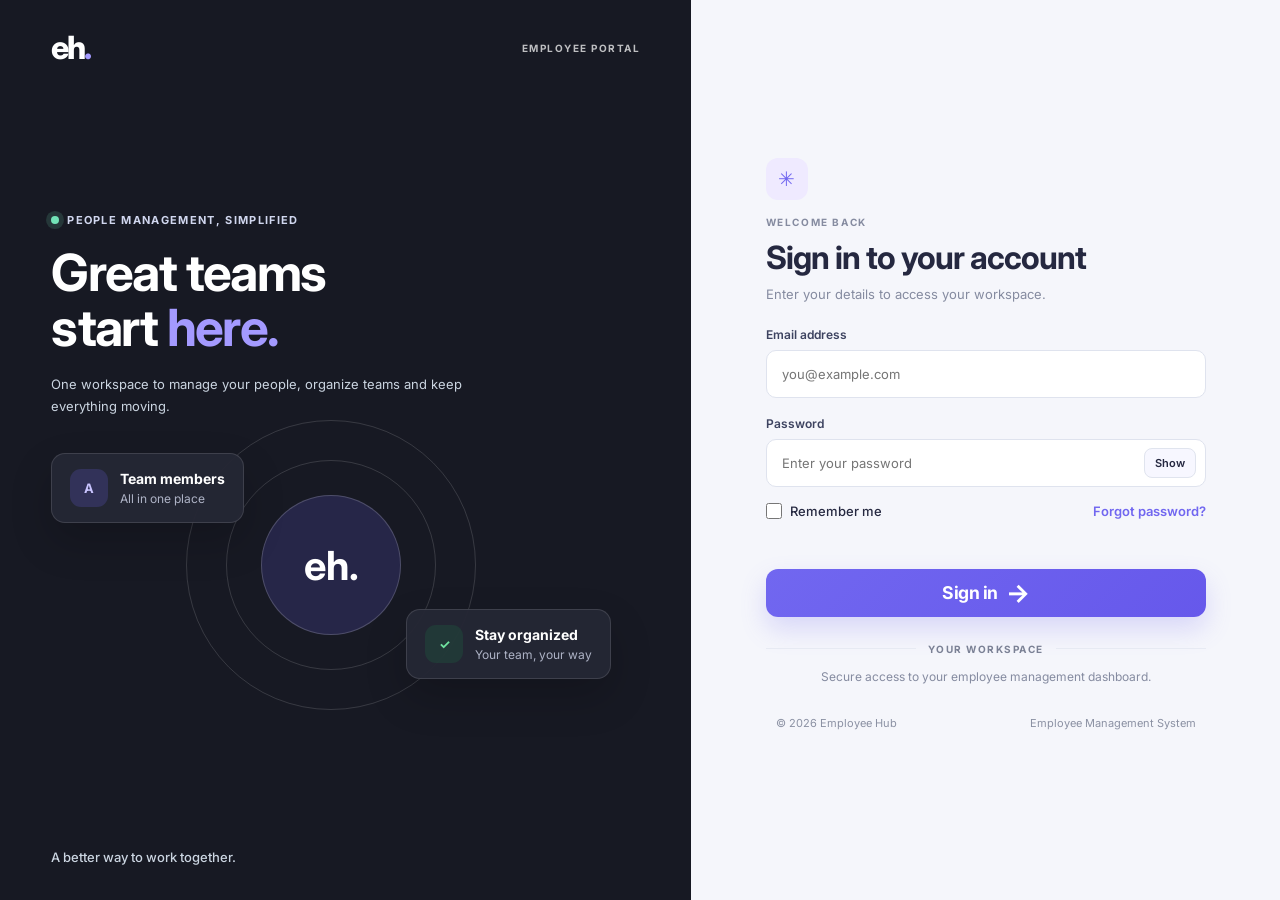
<file: index.html>
<!DOCTYPE html>
<html lang="en">
<head>
  <meta charset="UTF-8">
  <meta name="viewport" content="width=device-width, initial-scale=1.0">
  <meta name="theme-color" content="#171923">
  <title>Employee Dashboard</title>
  <link rel="stylesheet" href="css/style.css">
</head>
<body>

  <aside class="sidebar">
    <a href="index.html" class="brand">eh<span>.</span></a>

    <p class="nav-heading">WORKSPACE</p>

    <nav class="navigation">
      <a href="#overview" class="nav-link active">
        <span class="nav-icon">▦</span> Overview
      </a>
      <a href="#employees" class="nav-link">
        <span class="nav-icon">♙</span> Employees
      </a>
      <a href="#departments" class="nav-link">
        <span class="nav-icon">▤</span> Departments
      </a>
    </nav>

    <div class="sidebar-bottom">
      <div class="admin-avatar">A</div>
      <div class="admin-info">
        <strong>Administrator</strong>
        <small>Workspace admin</small>
      </div>
      <button id="logoutBtn" class="logout-btn" type="button"
        aria-label="Log out" title="Log out">↪</button>
    </div>
  </aside>

  <main class="main-content">

    <header class="topbar">
      <div>
        <p class="eyebrow">WORKSPACE / OVERVIEW</p>
        <h1>Good to see you! <span class="wave">✳</span></h1>
        <p class="subtitle">Here's what's happening with your team.</p>
      </div>

      <div class="topbar-actions">
        <span class="date-label" id="todayDate">Team workspace</span>
        <button id="addEmployeeBtn" class="primary-btn" type="button">
          <span>＋</span> Add employee
        </button>
      </div>
    </header>

    <section class="stats-grid" id="overview">
      <article class="stat-card">
        <div class="stat-top">
          <span class="stat-icon icon-purple">♙</span>
          <span class="stat-label">TEAM SIZE</span>
        </div>
        <h2 id="totalEmployees">—</h2>
        <p>Total employees</p>
      </article>

      <article class="stat-card">
        <div class="stat-top">
          <span class="stat-icon icon-green">✓</span>
          <span class="stat-label">ACTIVE</span>
        </div>
        <h2 id="activeEmployees">—</h2>
        <p>Active team members</p>
      </article>

      <article class="stat-card">
        <div class="stat-top">
          <span class="stat-icon icon-orange">▤</span>
          <span class="stat-label">TEAMS</span>
        </div>
        <h2 id="totalDepartments">—</h2>
        <p>Unique departments</p>
      </article>

      <article class="stat-card">
        <div class="stat-top">
          <span class="stat-icon icon-blue">₹</span>
          <span class="stat-label">PAYROLL</span>
        </div>
        <h2 id="averageSalary">—</h2>
        <p>Average monthly salary</p>
      </article>
    </section>

    <section class="panel" id="employees">
      <div class="section-heading">
        <div>
          <p class="eyebrow">YOUR PEOPLE</p>
          <h2>Meet the team</h2>
          <p class="section-description">
            Manage employee profiles and team information.
          </p>
        </div>
        <span id="resultCount" class="result-count">Loading...</span>
      </div>

      <div class="toolbar">
        <div class="search-box">
          <span>⌕</span>
          <input id="searchInput" type="search"
            placeholder="Search by name, email or role..."
            aria-label="Search employees">
        </div>

        <select id="departmentFilter" aria-label="Filter department">
          <option value="">All departments</option>
        </select>

        <select id="statusFilter" aria-label="Filter status">
          <option value="">All statuses</option>
          <option value="Active">Active</option>
          <option value="Inactive">Inactive</option>
          <option value="On Leave">On Leave</option>
        </select>

        <select id="sortSelect" aria-label="Sort employees">
          <option value="name">Name: A–Z</option>
          <option value="salaryHigh">Salary: High–Low</option>
          <option value="salaryLow">Salary: Low–High</option>
        </select>
      </div>

      <div id="loadingState" class="loading-state">
        <div class="loading-spinner"></div>
        <p>Loading your team...</p>
      </div>

      <div id="employeeGrid" class="employee-grid"></div>

      <div id="emptyState" class="empty-state hidden">
        <div class="empty-icon">⌕</div>
        <h3>No employees found</h3>
        <p>Try changing your search or filter.</p>
      </div>

      <p id="errorState" class="error-state hidden" role="alert"></p>
    </section>

    <section class="panel" id="departments">
      <div class="section-heading">
        <div>
          <p class="eyebrow">ORGANIZATION</p>
          <h2>Department overview</h2>
          <p class="section-description">
            Explore how your team is distributed.
          </p>
        </div>
      </div>
      <div id="departmentOverview" class="department-grid"></div>
    </section>

    <footer>Employee Hub · People first, always.</footer>
  </main>

  <!-- Add / Edit employee modal -->

  <div id="employeeModal" class="modal hidden">
    <div class="modal-card" role="dialog"
      aria-modal="true" aria-labelledby="modalTitle">

      <div class="modal-heading">
        <div>
          <p class="eyebrow">EMPLOYEE INFORMATION</p>
          <h2 id="modalTitle">Add employee</h2>
          <p class="section-description">
            Fill in the details below.
          </p>
        </div>
        <button id="closeModalBtn" class="close-btn"
          type="button" aria-label="Close">×</button>
      </div>

      <form id="employeeForm">
        <input type="hidden" id="employeeId">

        <div class="form-grid">
          <div class="form-field">
            <label for="nameInput">Full name</label>
            <input id="nameInput" required maxlength="100"
              placeholder="Employee name">
          </div>

          <div class="form-field">
            <label for="emailInput">Email address</label>
            <input id="emailInput" type="email" required
              placeholder="name@example.com">
          </div>

          <div class="form-field">
            <label for="departmentInput">Department</label>
            <input id="departmentInput" required maxlength="80"
              placeholder="Engineering">
          </div>

          <div class="form-field">
            <label for="positionInput">Job title</label>
            <input id="positionInput" required maxlength="100"
              placeholder="Frontend Developer">
          </div>

          <div class="form-field">
            <label for="salaryInput">Monthly salary (₹)</label>
            <input id="salaryInput" type="number"
              min="0" step="1" placeholder="Not available">
          </div>

          <div class="form-field">
            <label for="statusInput">Employment status</label>
            <select id="statusInput">
              <option value="Active">Active</option>
              <option value="Inactive">Inactive</option>
              <option value="On Leave">On Leave</option>
            </select>
          </div>
        </div>

        <p id="formMessage" class="error-state" role="alert"></p>

        <div class="form-actions">
          <button type="button" id="cancelBtn" class="secondary-btn">
            Cancel
          </button>
          <button type="submit" class="primary-btn">
            Save employee
          </button>
        </div>
      </form>
    </div>
  </div>

  <!-- Employee details modal -->

  <div id="detailsModal" class="modal hidden">
    <div class="modal-card" role="dialog"
      aria-modal="true" aria-labelledby="detailsTitle">
      <div class="modal-heading">
        <div>
          <p class="eyebrow">PROFILE</p>
          <h2 id="detailsTitle">Employee details</h2>
        </div>
        <button id="closeDetailsBtn" class="close-btn"
          type="button" aria-label="Close">×</button>
      </div>
      <div id="employeeDetails"></div>
    </div>
  </div>

  <div id="toast" class="toast" role="status"></div>

  <script src="js/auth.js"></script>
  <script src="js/api.js"></script>
  <script src="js/employees.js"></script>
  <script src="js/app.js"></script>
</body>
</html>
</file>
<file: css/style.css>
@import url('https://fonts.googleapis.com/css2?family=Inter:wght@400;500;600;700;800&display=swap');

:root {
  --sidebar: #171923;
  --sidebar-hover: #2b2d3e;
  --primary: #7167f0;
  --primary-dark: #5c51dc;
  --primary-light: #efedff;
  --text: #252840;
  --muted: #858ba0;
  --border: #ececf3;
  --background: #f5f6fb;
  --white: #ffffff;
  --green: #19845e;
  --red: #cf4559;
  --radius: 16px;
}

* {
  box-sizing: border-box;
  margin: 0;
  padding: 0;
}

html {
  scroll-behavior: smooth;
}

body {
  background: var(--background);
  color: var(--text);
  font-family: 'Inter', Arial, sans-serif;
  font-size: 13px;
  min-height: 100vh;
}

button, input, select {
  font: inherit;
}

button {
  cursor: pointer;
}

a {
  color: inherit;
  text-decoration: none;
}

button:focus-visible,
a:focus-visible,
input:focus-visible,
select:focus-visible {
  outline: 3px solid #a9a2ff;
  outline-offset: 2px;
}

/* SIDEBAR */

.sidebar {
  width: 245px;
  position: fixed;
  inset: 0 auto 0 0;
  z-index: 5;
  padding: 31px 19px 20px;
  display: flex;
  flex-direction: column;
  color: white;
  background: var(--sidebar);
}

.brand {
  font-size: 30px;
  font-weight: 800;
  letter-spacing: -2px;
  padding: 0 12px;
  margin-bottom: 48px;
}

.brand span {
  color: #a49aff;
}

.nav-heading {
  color: #797e92;
  font-size: 9px;
  letter-spacing: 1.5px;
  font-weight: 700;
  margin: 0 12px 14px;
}

.navigation {
  display: grid;
  gap: 8px;
}

.nav-link {
  display: flex;
  align-items: center;
  gap: 12px;
  padding: 13px 12px;
  border-radius: 9px;
  color: #a8abbd;
  font-size: 12px;
  font-weight: 500;
  transition: 0.2s;
}

.nav-link:hover,
.nav-link.active {
  color: #fff;
  background: var(--sidebar-hover);
}

.nav-link.active {
  box-shadow: inset 3px 0 #9b91ff;
}

.nav-icon {
  display: inline-grid;
  place-items: center;
  width: 20px;
  font-size: 19px;
}

.sidebar-bottom {
  display: flex;
  align-items: center;
  gap: 10px;
  margin-top: auto;
  padding: 19px 4px 0;
  border-top: 1px solid #343644;
  min-width: 0;
}

.admin-avatar {
  display: grid;
  place-items: center;
  flex-shrink: 0;
  width: 37px;
  height: 37px;
  border-radius: 12px;
  background: #ddd7ff;
  color: #5146b8;
  font-weight: 800;
}

.admin-info {
  flex: 1;
  min-width: 0;
}

.admin-info strong,
.admin-info small {
  display: block;
  overflow: hidden;
  text-overflow: ellipsis;
  white-space: nowrap;
}

.admin-info strong {
  font-size: 11px;
}

.admin-info small {
  color: #9296aa;
  margin-top: 5px;
  font-size: 10px;
}

.logout-btn {
  background: transparent;
  border: none;
  color: #c5c7d5;
  padding: 8px;
  font-size: 20px;
  border-radius: 8px;
}

.logout-btn:hover {
  background: #343644;
}

/* MAIN CONTENT */

.main-content {
  margin-left: 245px;
  padding: 38px;
  width: calc(100% - 245px);
  max-width: 1800px;
}

.topbar {
  display: flex;
  align-items: center;
  justify-content: space-between;
  flex-wrap: wrap;
  gap: 22px;
  margin-bottom: 30px;
}

.eyebrow {
  color: var(--muted);
  font-size: 9px;
  letter-spacing: 1.5px;
  font-weight: 700;
  margin-bottom: 11px;
}

.topbar h1 {
  font-size: clamp(24px, 2.4vw, 34px);
  line-height: 1.3;
  letter-spacing: -1.4px;
}

.wave {
  color: #f0a955;
  font-size: 24px;
}

.subtitle {
  color: var(--muted);
  margin-top: 9px;
  line-height: 1.7;
  font-size: 12px;
}

.topbar-actions {
  display: flex;
  align-items: center;
  flex-wrap: wrap;
  gap: 13px;
}

.date-label {
  color: var(--muted);
  font-size: 11px;
}

.primary-btn,
.secondary-btn {
  display: inline-flex;
  align-items: center;
  justify-content: center;
  gap: 8px;
  min-height: 43px;
  padding: 11px 16px;
  border-radius: 9px;
  font-size: 11px;
  font-weight: 600;
  transition: 0.2s;
}

.primary-btn {
  border: 1px solid var(--primary);
  color: #fff;
  background: var(--primary);
  box-shadow: 0 5px 15px #7167f022;
}

.primary-btn:hover {
  background: var(--primary-dark);
  border-color: var(--primary-dark);
  transform: translateY(-1px);
}

.secondary-btn {
  background: white;
  color: var(--text);
  border: 1px solid var(--border);
}

.secondary-btn:hover {
  background: #f8f7ff;
}

/* STATISTICS */

.stats-grid {
  display: grid;
  grid-template-columns: repeat(4, minmax(0, 1fr));
  gap: 17px;
  margin-bottom: 26px;
}

.stat-card {
  min-width: 0;
  padding: 21px;
  background: white;
  border: 1px solid var(--border);
  border-radius: var(--radius);
  box-shadow: 0 4px 20px #29294d04;
  transition: 0.2s;
}

.stat-card:hover {
  transform: translateY(-3px);
  box-shadow: 0 10px 28px #29294d0b;
}

.stat-top {
  display: flex;
  align-items: center;
  justify-content: space-between;
  gap: 8px;
}

.stat-icon {
  display: grid;
  place-items: center;
  width: 38px;
  height: 38px;
  border-radius: 12px;
  font-size: 19px;
}

.icon-purple {
  background: #efedff;
  color: #7167f0;
}

.icon-green {
  background: #e7f8ef;
  color: #23966b;
}

.icon-orange {
  background: #fff1e5;
  color: #dc8b38;
}

.icon-blue {
  background: #e8f3ff;
  color: #4288cf;
}

.stat-label {
  color: #9a9db0;
  font-size: 8px;
  font-weight: 700;
  letter-spacing: 0.8px;
}

.stat-card h2 {
  color: #252840;
  font-size: 30px;
  letter-spacing: -1.2px;
  margin: 20px 0 8px;
  overflow-wrap: anywhere;
}

.stat-card > p {
  color: var(--muted);
  font-size: 11px;
  line-height: 1.6;
}

/* PANELS */

.panel {
  padding: 26px;
  margin-bottom: 25px;
  background: white;
  border: 1px solid var(--border);
  border-radius: var(--radius);
  box-shadow: 0 4px 20px #29294d04;
  min-width: 0;
}

.section-heading {
  display: flex;
  align-items: center;
  justify-content: space-between;
  gap: 15px;
  margin-bottom: 23px;
}

.section-heading .eyebrow {
  margin-bottom: 8px;
}

.section-heading h2 {
  font-size: 20px;
  letter-spacing: -0.6px;
}

.section-description {
  margin-top: 7px;
  color: var(--muted);
  font-size: 11px;
  line-height: 1.7;
}

.result-count {
  white-space: nowrap;
  border-radius: 25px;
  background: var(--primary-light);
  color: var(--primary);
  padding: 9px 12px;
  font-size: 10px;
  font-weight: 700;
}

/* SEARCH AND FILTERS */

.toolbar {
  display: grid;
  grid-template-columns: minmax(180px, 2fr) repeat(3, minmax(130px, 1fr));
  gap: 11px;
  margin-bottom: 24px;
}

.search-box {
  display: flex;
  align-items: center;
  gap: 9px;
  min-width: 0;
  height: 43px;
  padding: 0 12px;
  background: #fafaff;
  border: 1px solid #e9e9f2;
  border-radius: 9px;
}

.search-box > span {
  color: #858ba0;
  font-size: 23px;
}

.search-box input {
  width: 100%;
  min-width: 0;
  border: none;
  outline: none;
  background: transparent;
  font-size: 11px;
  color: var(--text);
}

.search-box:focus-within {
  border-color: var(--primary);
}

.toolbar select {
  min-width: 0;
  width: 100%;
  height: 43px;
  padding: 0 10px;
  background: #fafaff;
  border: 1px solid #e9e9f2;
  border-radius: 9px;
  outline: none;
  color: #5c6177;
  font-size: 10px;
}

.toolbar select:focus {
  border-color: var(--primary);
}

/* EMPLOYEE CARDS */

.employee-grid {
  display: grid;
  grid-template-columns: repeat(3, minmax(0, 1fr));
  gap: 17px;
}

.employee-card {
  min-width: 0;
  padding: 20px;
  border: 1px solid #ebebf3;
  border-radius: 14px;
  background: #fff;
  transition: transform 0.2s, box-shadow 0.2s;
}

.employee-card:hover {
  transform: translateY(-3px);
  box-shadow: 0 12px 28px #26264d0c;
}

.employee-card-top {
  display: flex;
  align-items: center;
  justify-content: space-between;
  gap: 10px;
  margin-bottom: 16px;
}

.avatar {
  display: grid;
  place-items: center;
  width: 52px;
  height: 52px;
  flex-shrink: 0;
  border-radius: 16px;
  color: #5b50c6;
  background: #efedff;
  font-weight: 800;
  font-size: 14px;
  overflow: hidden;
}

.avatar img {
  width: 100%;
  height: 100%;
  object-fit: cover;
}

.employee-name {
  color: #272b44;
  font-size: 14px;
  font-weight: 700;
  overflow-wrap: anywhere;
}

.employee-position {
  color: #858ba0;
  font-size: 11px;
  line-height: 1.7;
  margin-top: 6px;
  min-height: 18px;
  overflow-wrap: anywhere;
}

.status {
  display: inline-flex;
  align-items: center;
  gap: 5px;
  padding: 6px 9px;
  border-radius: 30px;
  font-size: 9px;
  font-weight: 600;
  white-space: nowrap;
}

.status::before {
  content: "";
  width: 5px;
  height: 5px;
  border-radius: 50%;
  background: currentColor;
}

.status-active {
  color: #16815d;
  background: #e6f8ef;
}

.status-inactive {
  color: #72778a;
  background: #f0f1f5;
}

.status-on-leave {
  color: #a66a09;
  background: #fff3d7;
}

.employee-meta {
  display: grid;
  gap: 12px;
  padding-top: 16px;
  margin-top: 18px;
  border-top: 1px solid #f0f0f5;
}

.employee-meta div {
  display: flex;
  justify-content: space-between;
  align-items: flex-start;
  gap: 12px;
  font-size: 10px;
}

.employee-meta span {
  color: #9296a8;
  flex-shrink: 0;
}

.employee-meta strong {
  color: #444961;
  text-align: right;
  overflow-wrap: anywhere;
  font-weight: 600;
}

.employee-card-actions {
  display: flex;
  flex-wrap: wrap;
  gap: 7px;
  margin-top: 19px;
}

.action-btn {
  flex: 1;
  padding: 9px 8px;
  background: #f8f7ff;
  border: 1px solid #e9e7fc;
  border-radius: 8px;
  color: #6358d9;
  font-size: 10px;
  font-weight: 600;
}

.action-btn:hover {
  background: #eeebff;
}

.action-btn.delete-btn {
  flex: 0 0 auto;
  background: #fff7f8;
  color: #cc4d60;
  border-color: #f5e0e4;
}

.action-btn.delete-btn:hover {
  background: #ffebee;
}

/* EMPTY, LOADING AND ERRORS */

.hidden {
  display: none !important;
}

.loading-state {
  padding: 35px 10px;
  text-align: center;
  color: var(--muted);
}

.loading-spinner {
  width: 28px;
  height: 28px;
  border: 3px solid #e9e7fc;
  border-top-color: var(--primary);
  border-radius: 50%;
  animation: spin 0.8s linear infinite;
  margin: 0 auto 13px;
}

@keyframes spin {
  to { transform: rotate(360deg); }
}

.empty-state {
  text-align: center;
  padding: 35px 10px;
  color: var(--muted);
}

.empty-icon {
  width: 48px;
  height: 48px;
  display: grid;
  place-items: center;
  margin: 0 auto 14px;
  border-radius: 15px;
  background: var(--primary-light);
  color: var(--primary);
  font-size: 26px;
}

.empty-state h3 {
  color: var(--text);
  margin-bottom: 7px;
  font-size: 15px;
}

.empty-state p {
  font-size: 11px;
  line-height: 1.7;
}

.error-state {
  color: var(--red);
  font-size: 11px;
  line-height: 1.7;
}

/* DEPARTMENTS */

.department-grid {
  display: grid;
  grid-template-columns: repeat(auto-fit, minmax(155px, 1fr));
  gap: 13px;
}

.department-card {
  padding: 17px;
  border: 1px solid #eceaf7;
  border-radius: 12px;
  background: #fbfaff;
  min-width: 0;
}

.department-card h3 {
  font-size: 12px;
  margin-bottom: 10px;
  overflow-wrap: anywhere;
}

.department-card strong {
  display: block;
  color: var(--primary);
  font-size: 23px;
  margin-bottom: 5px;
}

.department-card p {
  color: var(--muted);
  font-size: 10px;
}

/* MODALS */

.modal {
  position: fixed;
  inset: 0;
  z-index: 20;
  display: grid;
  place-items: center;
  padding: 18px;
  overflow-y: auto;
  background: #15162699;
  backdrop-filter: blur(5px);
}

.modal-card {
  width: 100%;
  max-width: 570px;
  max-height: 92vh;
  overflow-y: auto;
  padding: 27px;
  background: white;
  border-radius: 17px;
  box-shadow: 0 24px 70px #00000020;
}

.modal-heading {
  display: flex;
  justify-content: space-between;
  align-items: flex-start;
  gap: 15px;
  margin-bottom: 23px;
}

.modal-heading h2 {
  font-size: 21px;
  letter-spacing: -0.5px;
}

.modal-heading .eyebrow {
  margin-bottom: 9px;
}

.close-btn {
  width: 34px;
  height: 34px;
  flex-shrink: 0;
  border: none;
  border-radius: 9px;
  background: #f1f2f8;
  color: #555a70;
  font-size: 23px;
}

.close-btn:hover {
  background: #e7e6f4;
}

.form-grid {
  display: grid;
  grid-template-columns: repeat(2, minmax(0, 1fr));
  gap: 17px;
}

.form-field {
  min-width: 0;
}

.form-field label {
  display: block;
  margin-bottom: 8px;
  color: #464a60;
  font-size: 11px;
  font-weight: 600;
}

.form-field input,
.form-field select {
  width: 100%;
  min-width: 0;
  height: 43px;
  padding: 0 11px;
  border: 1px solid #e3e4ed;
  border-radius: 8px;
  outline: none;
  background: #fff;
  color: var(--text);
  font-size: 11px;
}

.form-field input:focus,
.form-field select:focus {
  border-color: var(--primary);
  box-shadow: 0 0 0 3px #7167f012;
}

.form-actions {
  display: flex;
  justify-content: flex-end;
  gap: 10px;
  margin-top: 25px;
}

#employeeDetails {
  overflow-wrap: anywhere;
}

.detail-row {
  padding: 14px 0;
  border-bottom: 1px solid var(--border);
}

.detail-row small,
.detail-row strong {
  display: block;
}

.detail-row small {
  color: var(--muted);
  margin-bottom: 7px;
  font-size: 10px;
}

.detail-row strong {
  font-size: 12px;
}

/* NOTIFICATIONS AND FOOTER */

.toast {
  position: fixed;
  right: 25px;
  bottom: 25px;
  z-index: 30;
  max-width: calc(100vw - 40px);
  padding: 14px 19px;
  border-radius: 10px;
  color: #fff;
  background: #252840;
  box-shadow: 0 8px 30px #00000020;
  opacity: 0;
  transform: translateY(10px);
  pointer-events: none;
  transition: 0.25s;
}

.toast.show {
  opacity: 1;
  transform: translateY(0);
}

footer {
  padding: 10px;
  text-align: center;
  color: #999db0;
  font-size: 10px;
}

/* TABLET */

@media (max-width: 1250px) {
  .main-content {
    padding: 27px;
  }

  .stats-grid {
    grid-template-columns: repeat(2, minmax(0, 1fr));
  }

  .employee-grid {
    grid-template-columns: repeat(2, minmax(0, 1fr));
  }

  .toolbar {
    grid-template-columns: repeat(2, minmax(0, 1fr));
  }
}

/* MOBILE */

@media (max-width: 760px) {
  .sidebar {
    position: relative;
    inset: auto;
    width: 100%;
    padding: 15px 17px;
  }

  .brand {
    margin: 0 0 14px;
    padding: 0 5px;
    font-size: 25px;
  }

  .nav-heading,
  .sidebar-bottom {
    display: none;
  }

  .navigation {
    display: flex;
    flex-wrap: wrap;
    gap: 6px;
  }

  .nav-link {
    padding: 10px;
    font-size: 10px;
    gap: 6px;
  }

  .nav-icon {
    width: auto;
  }

  .main-content {
    margin-left: 0;
    width: 100%;
    padding: 22px 15px;
  }

  .topbar {
    align-items: flex-start;
    flex-direction: column;
    gap: 16px;
  }

  .topbar-actions {
    width: 100%;
    justify-content: space-between;
  }

  .topbar-actions .primary-btn {
    flex: 1;
  }

  .date-label {
    display: none;
  }

  .stats-grid {
    gap: 10px;
  }

  .stat-card {
    padding: 15px;
    border-radius: 13px;
  }

  .stat-card h2 {
    font-size: 24px;
    margin: 15px 0 7px;
  }

  .stat-label {
    font-size: 7px;
  }

  .stat-icon {
    width: 32px;
    height: 32px;
  }

  .panel {
    padding: 16px;
    margin-bottom: 17px;
  }

  .section-heading {
    align-items: flex-start;
  }

  .section-heading h2 {
    font-size: 18px;
  }

  .toolbar {
    grid-template-columns: 1fr;
    gap: 9px;
  }

  .employee-grid {
    grid-template-columns: 1fr;
    gap: 12px;
  }

  .department-grid {
    grid-template-columns: repeat(2, minmax(0, 1fr));
  }

  .modal {
    padding: 10px;
  }

  .modal-card {
    padding: 20px;
  }
}

@media (max-width: 380px) {
  .nav-link {
    font-size: 9px;
    padding: 8px 6px;
  }

  .stats-grid {
    grid-template-columns: 1fr;
  }

  .form-grid {
    grid-template-columns: 1fr;
  }

  .department-grid {
    grid-template-columns: 1fr;
  }

  .section-heading {
    flex-direction: column;
  }
}
</file>
<file: css/login.css>
@import url('https://fonts.googleapis.com/css2?family=Inter:wght@400;500;600;700;800&display=swap');

:root {
  --sidebar: #171923;
  --sidebar-hover: #2b2d3e;
  --primary: #7167f0;
  --primary-dark: #5c51dc;
  --primary-light: #efedff;
  --text: #252840;
  --muted: #858ba0;
  --border: #ececf3;
  --background: #f5f6fb;
  --white: #ffffff;
  --green: #19845e;
  --red: #cf4559;
  --radius: 16px;
}

* {
  box-sizing: border-box;
  margin: 0;
  padding: 0;
}

html {
  scroll-behavior: smooth;
}

body {
  background: var(--background);
  color: var(--text);
  font-family: 'Inter', Arial, sans-serif;
  font-size: 13px;
  min-height: 100vh;
}

button, input, select {
  font: inherit;
}

button {
  cursor: pointer;
}

a {
  color: inherit;
  text-decoration: none;
}

button:focus-visible,
a:focus-visible,
input:focus-visible,
select:focus-visible {
  outline: 3px solid #a9a2ff;
  outline-offset: 2px;
}

/* SIDEBAR */

.sidebar {
  width: 245px;
  position: fixed;
  inset: 0 auto 0 0;
  z-index: 5;
  padding: 31px 19px 20px;
  display: flex;
  flex-direction: column;
  color: white;
  background: var(--sidebar);
}

.brand {
  font-size: 30px;
  font-weight: 800;
  letter-spacing: -2px;
  padding: 0 12px;
  margin-bottom: 48px;
}

.brand span {
  color: #a49aff;
}

.nav-heading {
  color: #797e92;
  font-size: 9px;
  letter-spacing: 1.5px;
  font-weight: 700;
  margin: 0 12px 14px;
}

.navigation {
  display: grid;
  gap: 8px;
}

.nav-link {
  display: flex;
  align-items: center;
  gap: 12px;
  padding: 13px 12px;
  border-radius: 9px;
  color: #a8abbd;
  font-size: 12px;
  font-weight: 500;
  transition: 0.2s;
}

.nav-link:hover,
.nav-link.active {
  color: #fff;
  background: var(--sidebar-hover);
}

.nav-link.active {
  box-shadow: inset 3px 0 #9b91ff;
}

.nav-icon {
  display: inline-grid;
  place-items: center;
  width: 20px;
  font-size: 19px;
}

.sidebar-bottom {
  display: flex;
  align-items: center;
  gap: 10px;
  margin-top: auto;
  padding: 19px 4px 0;
  border-top: 1px solid #343644;
  min-width: 0;
}

.admin-avatar {
  display: grid;
  place-items: center;
  flex-shrink: 0;
  width: 37px;
  height: 37px;
  border-radius: 12px;
  background: #ddd7ff;
  color: #5146b8;
  font-weight: 800;
}

.admin-info {
  flex: 1;
  min-width: 0;
}

.admin-info strong,
.admin-info small {
  display: block;
  overflow: hidden;
  text-overflow: ellipsis;
  white-space: nowrap;
}

.admin-info strong {
  font-size: 11px;
}

.admin-info small {
  color: #9296aa;
  margin-top: 5px;
  font-size: 10px;
}

.logout-btn {
  background: transparent;
  border: none;
  color: #c5c7d5;
  padding: 8px;
  font-size: 20px;
  border-radius: 8px;
}

.logout-btn:hover {
  background: #343644;
}

/* MAIN CONTENT */

.main-content {
  margin-left: 245px;
  padding: 38px;
  width: calc(100% - 245px);
  max-width: 1800px;
}

.topbar {
  display: flex;
  align-items: center;
  justify-content: space-between;
  flex-wrap: wrap;
  gap: 22px;
  margin-bottom: 30px;
}

.eyebrow {
  color: var(--muted);
  font-size: 9px;
  letter-spacing: 1.5px;
  font-weight: 700;
  margin-bottom: 11px;
}

.topbar h1 {
  font-size: clamp(24px, 2.4vw, 34px);
  line-height: 1.3;
  letter-spacing: -1.4px;
}

.wave {
  color: #f0a955;
  font-size: 24px;
}

.subtitle {
  color: var(--muted);
  margin-top: 9px;
  line-height: 1.7;
  font-size: 12px;
}

.topbar-actions {
  display: flex;
  align-items: center;
  flex-wrap: wrap;
  gap: 13px;
}

.date-label {
  color: var(--muted);
  font-size: 11px;
}

.primary-btn,
.secondary-btn {
  display: inline-flex;
  align-items: center;
  justify-content: center;
  gap: 8px;
  min-height: 43px;
  padding: 11px 16px;
  border-radius: 9px;
  font-size: 11px;
  font-weight: 600;
  transition: 0.2s;
}

.primary-btn {
  border: 1px solid var(--primary);
  color: #fff;
  background: var(--primary);
  box-shadow: 0 5px 15px #7167f022;
}

.primary-btn:hover {
  background: var(--primary-dark);
  border-color: var(--primary-dark);
  transform: translateY(-1px);
}

.secondary-btn {
  background: white;
  color: var(--text);
  border: 1px solid var(--border);
}

.secondary-btn:hover {
  background: #f8f7ff;
}

/* STATISTICS */

.stats-grid {
  display: grid;
  grid-template-columns: repeat(4, minmax(0, 1fr));
  gap: 17px;
  margin-bottom: 26px;
}

.stat-card {
  min-width: 0;
  padding: 21px;
  background: white;
  border: 1px solid var(--border);
  border-radius: var(--radius);
  box-shadow: 0 4px 20px #29294d04;
  transition: 0.2s;
}

.stat-card:hover {
  transform: translateY(-3px);
  box-shadow: 0 10px 28px #29294d0b;
}

.stat-top {
  display: flex;
  align-items: center;
  justify-content: space-between;
  gap: 8px;
}

.stat-icon {
  display: grid;
  place-items: center;
  width: 38px;
  height: 38px;
  border-radius: 12px;
  font-size: 19px;
}

.icon-purple {
  background: #efedff;
  color: #7167f0;
}

.icon-green {
  background: #e7f8ef;
  color: #23966b;
}

.icon-orange {
  background: #fff1e5;
  color: #dc8b38;
}

.icon-blue {
  background: #e8f3ff;
  color: #4288cf;
}

.stat-label {
  color: #9a9db0;
  font-size: 8px;
  font-weight: 700;
  letter-spacing: 0.8px;
}

.stat-card h2 {
  color: #252840;
  font-size: 30px;
  letter-spacing: -1.2px;
  margin: 20px 0 8px;
  overflow-wrap: anywhere;
}

.stat-card > p {
  color: var(--muted);
  font-size: 11px;
  line-height: 1.6;
}

/* PANELS */

.panel {
  padding: 26px;
  margin-bottom: 25px;
  background: white;
  border: 1px solid var(--border);
  border-radius: var(--radius);
  box-shadow: 0 4px 20px #29294d04;
  min-width: 0;
}

.section-heading {
  display: flex;
  align-items: center;
  justify-content: space-between;
  gap: 15px;
  margin-bottom: 23px;
}

.section-heading .eyebrow {
  margin-bottom: 8px;
}

.section-heading h2 {
  font-size: 20px;
  letter-spacing: -0.6px;
}

.section-description {
  margin-top: 7px;
  color: var(--muted);
  font-size: 11px;
  line-height: 1.7;
}

.result-count {
  white-space: nowrap;
  border-radius: 25px;
  background: var(--primary-light);
  color: var(--primary);
  padding: 9px 12px;
  font-size: 10px;
  font-weight: 700;
}

/* SEARCH AND FILTERS */

.toolbar {
  display: grid;
  grid-template-columns: minmax(180px, 2fr) repeat(3, minmax(130px, 1fr));
  gap: 11px;
  margin-bottom: 24px;
}

.search-box {
  display: flex;
  align-items: center;
  gap: 9px;
  min-width: 0;
  height: 43px;
  padding: 0 12px;
  background: #fafaff;
  border: 1px solid #e9e9f2;
  border-radius: 9px;
}

.search-box > span {
  color: #858ba0;
  font-size: 23px;
}

.search-box input {
  width: 100%;
  min-width: 0;
  border: none;
  outline: none;
  background: transparent;
  font-size: 11px;
  color: var(--text);
}

.search-box:focus-within {
  border-color: var(--primary);
}

.toolbar select {
  min-width: 0;
  width: 100%;
  height: 43px;
  padding: 0 10px;
  background: #fafaff;
  border: 1px solid #e9e9f2;
  border-radius: 9px;
  outline: none;
  color: #5c6177;
  font-size: 10px;
}

.toolbar select:focus {
  border-color: var(--primary);
}

/* EMPLOYEE CARDS */

.employee-grid {
  display: grid;
  grid-template-columns: repeat(3, minmax(0, 1fr));
  gap: 17px;
}

.employee-card {
  min-width: 0;
  padding: 20px;
  border: 1px solid #ebebf3;
  border-radius: 14px;
  background: #fff;
  transition: transform 0.2s, box-shadow 0.2s;
}

.employee-card:hover {
  transform: translateY(-3px);
  box-shadow: 0 12px 28px #26264d0c;
}

.employee-card-top {
  display: flex;
  align-items: center;
  justify-content: space-between;
  gap: 10px;
  margin-bottom: 16px;
}

.avatar {
  display: grid;
  place-items: center;
  width: 52px;
  height: 52px;
  flex-shrink: 0;
  border-radius: 16px;
  color: #5b50c6;
  background: #efedff;
  font-weight: 800;
  font-size: 14px;
  overflow: hidden;
}

.avatar img {
  width: 100%;
  height: 100%;
  object-fit: cover;
}

.employee-name {
  color: #272b44;
  font-size: 14px;
  font-weight: 700;
  overflow-wrap: anywhere;
}

.employee-position {
  color: #858ba0;
  font-size: 11px;
  line-height: 1.7;
  margin-top: 6px;
  min-height: 18px;
  overflow-wrap: anywhere;
}

.status {
  display: inline-flex;
  align-items: center;
  gap: 5px;
  padding: 6px 9px;
  border-radius: 30px;
  font-size: 9px;
  font-weight: 600;
  white-space: nowrap;
}

.status::before {
  content: "";
  width: 5px;
  height: 5px;
  border-radius: 50%;
  background: currentColor;
}

.status-active {
  color: #16815d;
  background: #e6f8ef;
}

.status-inactive {
  color: #72778a;
  background: #f0f1f5;
}

.status-on-leave {
  color: #a66a09;
  background: #fff3d7;
}

.employee-meta {
  display: grid;
  gap: 12px;
  padding-top: 16px;
  margin-top: 18px;
  border-top: 1px solid #f0f0f5;
}

.employee-meta div {
  display: flex;
  justify-content: space-between;
  align-items: flex-start;
  gap: 12px;
  font-size: 10px;
}

.employee-meta span {
  color: #9296a8;
  flex-shrink: 0;
}

.employee-meta strong {
  color: #444961;
  text-align: right;
  overflow-wrap: anywhere;
  font-weight: 600;
}

.employee-card-actions {
  display: flex;
  flex-wrap: wrap;
  gap: 7px;
  margin-top: 19px;
}

.action-btn {
  flex: 1;
  padding: 9px 8px;
  background: #f8f7ff;
  border: 1px solid #e9e7fc;
  border-radius: 8px;
  color: #6358d9;
  font-size: 10px;
  font-weight: 600;
}

.action-btn:hover {
  background: #eeebff;
}

.action-btn.delete-btn {
  flex: 0 0 auto;
  background: #fff7f8;
  color: #cc4d60;
  border-color: #f5e0e4;
}

.action-btn.delete-btn:hover {
  background: #ffebee;
}

/* EMPTY, LOADING AND ERRORS */

.hidden {
  display: none !important;
}

.loading-state {
  padding: 35px 10px;
  text-align: center;
  color: var(--muted);
}

.loading-spinner {
  width: 28px;
  height: 28px;
  border: 3px solid #e9e7fc;
  border-top-color: var(--primary);
  border-radius: 50%;
  animation: spin 0.8s linear infinite;
  margin: 0 auto 13px;
}

@keyframes spin {
  to { transform: rotate(360deg); }
}

.empty-state {
  text-align: center;
  padding: 35px 10px;
  color: var(--muted);
}

.empty-icon {
  width: 48px;
  height: 48px;
  display: grid;
  place-items: center;
  margin: 0 auto 14px;
  border-radius: 15px;
  background: var(--primary-light);
  color: var(--primary);
  font-size: 26px;
}

.empty-state h3 {
  color: var(--text);
  margin-bottom: 7px;
  font-size: 15px;
}

.empty-state p {
  font-size: 11px;
  line-height: 1.7;
}

.error-state {
  color: var(--red);
  font-size: 11px;
  line-height: 1.7;
}

/* DEPARTMENTS */

.department-grid {
  display: grid;
  grid-template-columns: repeat(auto-fit, minmax(155px, 1fr));
  gap: 13px;
}

.department-card {
  padding: 17px;
  border: 1px solid #eceaf7;
  border-radius: 12px;
  background: #fbfaff;
  min-width: 0;
}

.department-card h3 {
  font-size: 12px;
  margin-bottom: 10px;
  overflow-wrap: anywhere;
}

.department-card strong {
  display: block;
  color: var(--primary);
  font-size: 23px;
  margin-bottom: 5px;
}

.department-card p {
  color: var(--muted);
  font-size: 10px;
}

/* MODALS */

.modal {
  position: fixed;
  inset: 0;
  z-index: 20;
  display: grid;
  place-items: center;
  padding: 18px;
  overflow-y: auto;
  background: #15162699;
  backdrop-filter: blur(5px);
}

.modal-card {
  width: 100%;
  max-width: 570px;
  max-height: 92vh;
  overflow-y: auto;
  padding: 27px;
  background: white;
  border-radius: 17px;
  box-shadow: 0 24px 70px #00000020;
}

.modal-heading {
  display: flex;
  justify-content: space-between;
  align-items: flex-start;
  gap: 15px;
  margin-bottom: 23px;
}

.modal-heading h2 {
  font-size: 21px;
  letter-spacing: -0.5px;
}

.modal-heading .eyebrow {
  margin-bottom: 9px;
}

.close-btn {
  width: 34px;
  height: 34px;
  flex-shrink: 0;
  border: none;
  border-radius: 9px;
  background: #f1f2f8;
  color: #555a70;
  font-size: 23px;
}

.close-btn:hover {
  background: #e7e6f4;
}

.form-grid {
  display: grid;
  grid-template-columns: repeat(2, minmax(0, 1fr));
  gap: 17px;
}

.form-field {
  min-width: 0;
}

.form-field label {
  display: block;
  margin-bottom: 8px;
  color: #464a60;
  font-size: 11px;
  font-weight: 600;
}

.form-field input,
.form-field select {
  width: 100%;
  min-width: 0;
  height: 43px;
  padding: 0 11px;
  border: 1px solid #e3e4ed;
  border-radius: 8px;
  outline: none;
  background: #fff;
  color: var(--text);
  font-size: 11px;
}

.form-field input:focus,
.form-field select:focus {
  border-color: var(--primary);
  box-shadow: 0 0 0 3px #7167f012;
}

.form-actions {
  display: flex;
  justify-content: flex-end;
  gap: 10px;
  margin-top: 25px;
}

#employeeDetails {
  overflow-wrap: anywhere;
}

.detail-row {
  padding: 14px 0;
  border-bottom: 1px solid var(--border);
}

.detail-row small,
.detail-row strong {
  display: block;
}

.detail-row small {
  color: var(--muted);
  margin-bottom: 7px;
  font-size: 10px;
}

.detail-row strong {
  font-size: 12px;
}

/* NOTIFICATIONS AND FOOTER */

.toast {
  position: fixed;
  right: 25px;
  bottom: 25px;
  z-index: 30;
  max-width: calc(100vw - 40px);
  padding: 14px 19px;
  border-radius: 10px;
  color: #fff;
  background: #252840;
  box-shadow: 0 8px 30px #00000020;
  opacity: 0;
  transform: translateY(10px);
  pointer-events: none;
  transition: 0.25s;
}

.toast.show {
  opacity: 1;
  transform: translateY(0);
}

footer {
  padding: 10px;
  text-align: center;
  color: #999db0;
  font-size: 10px;
}

/* TABLET */

@media (max-width: 1250px) {
  .main-content {
    padding: 27px;
  }

  .stats-grid {
    grid-template-columns: repeat(2, minmax(0, 1fr));
  }

  .employee-grid {
    grid-template-columns: repeat(2, minmax(0, 1fr));
  }

  .toolbar {
    grid-template-columns: repeat(2, minmax(0, 1fr));
  }
}

/* MOBILE */

@media (max-width: 760px) {
  .sidebar {
    position: relative;
    inset: auto;
    width: 100%;
    padding: 15px 17px;
  }

  .brand {
    margin: 0 0 14px;
    padding: 0 5px;
    font-size: 25px;
  }

  .nav-heading,
  .sidebar-bottom {
    display: none;
  }

  .navigation {
    display: flex;
    flex-wrap: wrap;
    gap: 6px;
  }

  .nav-link {
    padding: 10px;
    font-size: 10px;
    gap: 6px;
  }

  .nav-icon {
    width: auto;
  }

  .main-content {
    margin-left: 0;
    width: 100%;
    padding: 22px 15px;
  }

  .topbar {
    align-items: flex-start;
    flex-direction: column;
    gap: 16px;
  }

  .topbar-actions {
    width: 100%;
    justify-content: space-between;
  }

  .topbar-actions .primary-btn {
    flex: 1;
  }

  .date-label {
    display: none;
  }

  .stats-grid {
    gap: 10px;
  }

  .stat-card {
    padding: 15px;
    border-radius: 13px;
  }

  .stat-card h2 {
    font-size: 24px;
    margin: 15px 0 7px;
  }

  .stat-label {
    font-size: 7px;
  }

  .stat-icon {
    width: 32px;
    height: 32px;
  }

  .panel {
    padding: 16px;
    margin-bottom: 17px;
  }

  .section-heading {
    align-items: flex-start;
  }

  .section-heading h2 {
    font-size: 18px;
  }

  .toolbar {
    grid-template-columns: 1fr;
    gap: 9px;
  }

  .employee-grid {
    grid-template-columns: 1fr;
    gap: 12px;
  }

  .department-grid {
    grid-template-columns: repeat(2, minmax(0, 1fr));
  }

  .modal {
    padding: 10px;
  }

  .modal-card {
    padding: 20px;
  }
}

@media (max-width: 380px) {
  .nav-link {
    font-size: 9px;
    padding: 8px 6px;
  }

  .stats-grid {
    grid-template-columns: 1fr;
  }

  .form-grid {
    grid-template-columns: 1fr;
  }

  .department-grid {
    grid-template-columns: 1fr;
  }

  .section-heading {
    flex-direction: column;
  }
}

/* Login page layout */
.login-layout {
  display: grid;
  grid-template-columns: minmax(0, 1.08fr) minmax(0, 0.92fr);
  min-height: 100vh;
  width: 100%;
  max-width: 100%;
  background: var(--background);
  overflow: visible;
}

.login-visual,
.login-panel {
  min-width: 0;
  box-sizing: border-box;
}

.login-visual {
  position: relative;
  display: flex;
  flex-direction: column;
  justify-content: space-between;
  gap: 24px;
  padding: clamp(24px, 2.5vw, 44px) clamp(28px, 4vw, 64px);
  background: var(--sidebar);
  color: #fff;
  overflow: visible;
}

.visual-top {
  display: flex;
  align-items: center;
  justify-content: space-between;
  gap: 12px;
  width: 100%;
  min-width: 0;
}

.logo {
  display: inline-block;
  font-size: clamp(2rem, 2vw, 2.8rem);
  line-height: 1;
  font-weight: 800;
  letter-spacing: -2px;
  color: #fff;
}

.logo span {
  color: #a49aff;
}

.secure-label {
  color: rgba(255, 255, 255, 0.72);
  font-size: 10px;
  letter-spacing: 1.5px;
  font-weight: 700;
  text-transform: uppercase;
  white-space: nowrap;
}

.visual-content {
  width: min(100%, 560px);
  max-width: 100%;
}

.visual-tag {
  display: inline-flex;
  align-items: center;
  gap: 8px;
  color: #d1d7ef;
  font-size: 11px;
  letter-spacing: 0.12em;
  font-weight: 700;
  text-transform: uppercase;
}

.tag-dot {
  width: 8px;
  height: 8px;
  display: inline-block;
  border-radius: 50%;
  background: #72e3b7;
  box-shadow: 0 0 0 5px rgba(114, 227, 183, 0.15);
}

.login-visual h1 {
  margin: 18px 0;
  font-size: clamp(2.6rem, 4vw, 4.2rem);
  line-height: 1.08;
  letter-spacing: -1.6px;
  color: #fff;
  overflow-wrap: break-word;
}

.login-visual h1 span {
  color: #a49aff;
}

.login-visual p {
  color: #cbd5e1;
  line-height: 1.7;
  max-width: 27rem;
}

.visual-art {
  position: relative;
  width: min(100%, 560px);
  min-height: 240px;
  margin: 28px 0 8px;
}

.art-orbit {
  position: absolute;
  left: 50%;
  top: 50%;
  transform: translate(-50%, -50%);
  border: 1px solid rgba(255, 255, 255, 0.14);
  border-radius: 50%;
}

.orbit-one {
  width: 210px;
  height: 210px;
}

.orbit-two {
  width: 290px;
  height: 290px;
}

.art-center {
  position: absolute;
  left: 50%;
  top: 50%;
  width: 140px;
  height: 140px;
  display: grid;
  place-items: center;
  transform: translate(-50%, -50%);
  border-radius: 50%;
  background: rgba(113, 103, 240, 0.18);
  border: 1px solid rgba(255, 255, 255, 0.18);
  color: #fff;
  font-size: 2.5rem;
  font-weight: 700;
  z-index: 1;
}

.floating-card {
  position: absolute;
  z-index: 2;
  display: flex;
  align-items: center;
  gap: 12px;
  min-width: 190px;
  max-width: calc(100% - 28px);
  padding: 15px 18px;
  border-radius: 14px;
  border: 1px solid rgba(255, 255, 255, 0.12);
  background: rgba(37, 39, 53, 0.96);
  box-shadow: 0 18px 42px rgba(0, 0, 0, 0.18);
  color: #fff;
}

.card-one {
  top: 8px;
  left: 0;
}

.card-two {
  right: 0;
  bottom: 6px;
}

.mini-avatar,
.mini-check {
  display: grid;
  place-items: center;
  width: 38px;
  height: 38px;
  flex-shrink: 0;
  border-radius: 11px;
  font-weight: 700;
}

.mini-avatar {
  background: rgba(113, 103, 240, 0.2);
  color: #c9c4ff;
}

.mini-check {
  background: rgba(25, 132, 69, 0.2);
  color: #70e3a0;
}

.floating-card strong,
.floating-card small {
  display: block;
}

.floating-card strong {
  font-size: 14px;
  margin-bottom: 4px;
}

.floating-card small {
  color: #aeb3c6;
  font-size: 12px;
}

.visual-footer {
  width: 100%;
  color: rgba(255, 255, 255, 0.7);
  font-size: 13px;
  font-weight: 500;
  padding-top: 6px;
}

.login-panel {
  position: relative;
  display: flex;
  flex-direction: column;
  align-items: center;
  justify-content: center;
  min-height: 100vh;
  padding: clamp(24px, 2.5vw, 40px) clamp(20px, 4vw, 64px);
  background: var(--background);
  overflow: visible;
}

.login-form-wrap {
  width: min(100%, 440px);
  max-width: 100%;
}

.welcome-icon {
  display: inline-grid;
  place-items: center;
  width: 42px;
  height: 42px;
  border-radius: 12px;
  background: #efeaff;
  color: var(--primary);
  font-size: 20px;
  margin-bottom: 16px;
}

.form-eyebrow {
  color: var(--muted);
  font-size: 10px;
  letter-spacing: 1.6px;
  font-weight: 700;
  text-transform: uppercase;
}

.login-panel h2 {
  margin: 12px 0 8px;
  font-size: clamp(2rem, 2.4vw, 2.7rem);
  line-height: 1.12;
  letter-spacing: -1px;
  color: var(--text);
  max-width: 320px;
  text-align: left;
}

.form-description {
  color: var(--muted);
  font-size: 13px;
  line-height: 1.6;
  margin-bottom: 22px;
}

#loginForm {
  width: 100%;
}

.form-field {
  width: 100%;
}

.form-field + .form-field {
  margin-top: 18px;
}

.form-field label {
  display: block;
  margin-bottom: 8px;
  color: #3d4360;
  font-size: 12px;
  font-weight: 600;
}

.form-field input:not([type="checkbox"]) {
  width: 100%;
  min-height: 48px;
  padding: 12px 15px;
  border: 1px solid #dfe3ee;
  border-radius: 10px;
  background: #fff;
  color: var(--text);
  font: inherit;
  outline: none;
}

.form-field input:focus {
  border-color: var(--primary);
  box-shadow: 0 0 0 3px rgba(113, 103, 240, 0.13);
}

.password-wrap {
  position: relative;
}

.password-wrap input {
  padding-right: 86px;
}

.password-toggle {
  position: absolute;
  top: 50%;
  right: 10px;
  transform: translateY(-50%);
  padding: 7px 10px;
  border: 1px solid #e0e4ee;
  border-radius: 8px;
  background: #f7f7ff;
  color: var(--text);
  font-size: 11px;
  font-weight: 600;
}

.form-options {
  display: flex;
  align-items: center;
  justify-content: space-between;
  gap: 12px;
  margin-top: 16px;
}

.remember-option {
  display: inline-flex;
  align-items: center;
  gap: 8px;
  color: var(--text);
  font-size: 13px;
  font-weight: 500;
  margin: 0;
}

.remember-option input {
  width: 16px;
  height: 16px;
  accent-color: var(--primary);
  margin: 0;
}

#forgotPassword {
  color: var(--primary);
  font-size: 13px;
  font-weight: 600;
  text-decoration: none;
}

#forgotPassword:hover {
  text-decoration: underline;
}

.login-message {
  min-height: 18px;
  margin: 14px 0 0;
  color: var(--red);
  font-size: 12px;
  line-height: 1.5;
}

.sign-in-btn {
  display: inline-flex;
  align-items: center;
  justify-content: center;
  gap: 8px;
  width: 100%;
  min-height: 48px;
  margin-top: 18px;
  border: none;
  border-radius: 12px;
  background: linear-gradient(135deg, #7167f0 0%, #6658eb 100%);
  color: #fff;
  font-size: 1.1rem;
  font-weight: 700;
  letter-spacing: -0.03em;
  box-shadow: 0 12px 26px rgba(113, 103, 240, 0.22);
}

.sign-in-btn:hover {
  background: linear-gradient(135deg, #6658eb 0%, #5a4fe2 100%);
}

.sign-in-btn span {
  font-size: 1.6rem;
  line-height: 1;
}

.divider {
  display: flex;
  align-items: center;
  gap: 12px;
  margin: 26px 0 12px;
}

.divider span {
  flex: 1;
  height: 1px;
  background: #e7eaf3;
}

.divider p {
  color: #7b8195;
  font-size: 10px;
  font-weight: 700;
  letter-spacing: 1.5px;
  text-transform: uppercase;
  margin: 0;
}

.login-note {
  color: var(--muted);
  font-size: 12px;
  line-height: 1.7;
  text-align: center;
  margin: 0;
}

.login-footer {
  display: flex;
  align-items: center;
  justify-content: space-between;
  gap: 14px;
  width: min(100%, 440px);
  margin-top: 18px;
  color: #8b91a3;
  font-size: 11px;
  line-height: 1.5;
  text-align: center;
}

.login-footer span {
  display: block;
}

@media (max-width: 900px) {
  .login-layout {
    grid-template-columns: 1fr;
  }

  .login-visual {
    display: none;
  }

  .login-panel {
    min-height: 100vh;
    padding: 26px 20px;
  }

  .login-form-wrap,
  .login-footer {
    width: min(100%, 440px);
  }
}

@media (max-width: 420px) {
  .form-options {
    flex-direction: column;
    align-items: flex-start;
  }

  .login-footer {
    flex-direction: column;
  }
}
</file>
